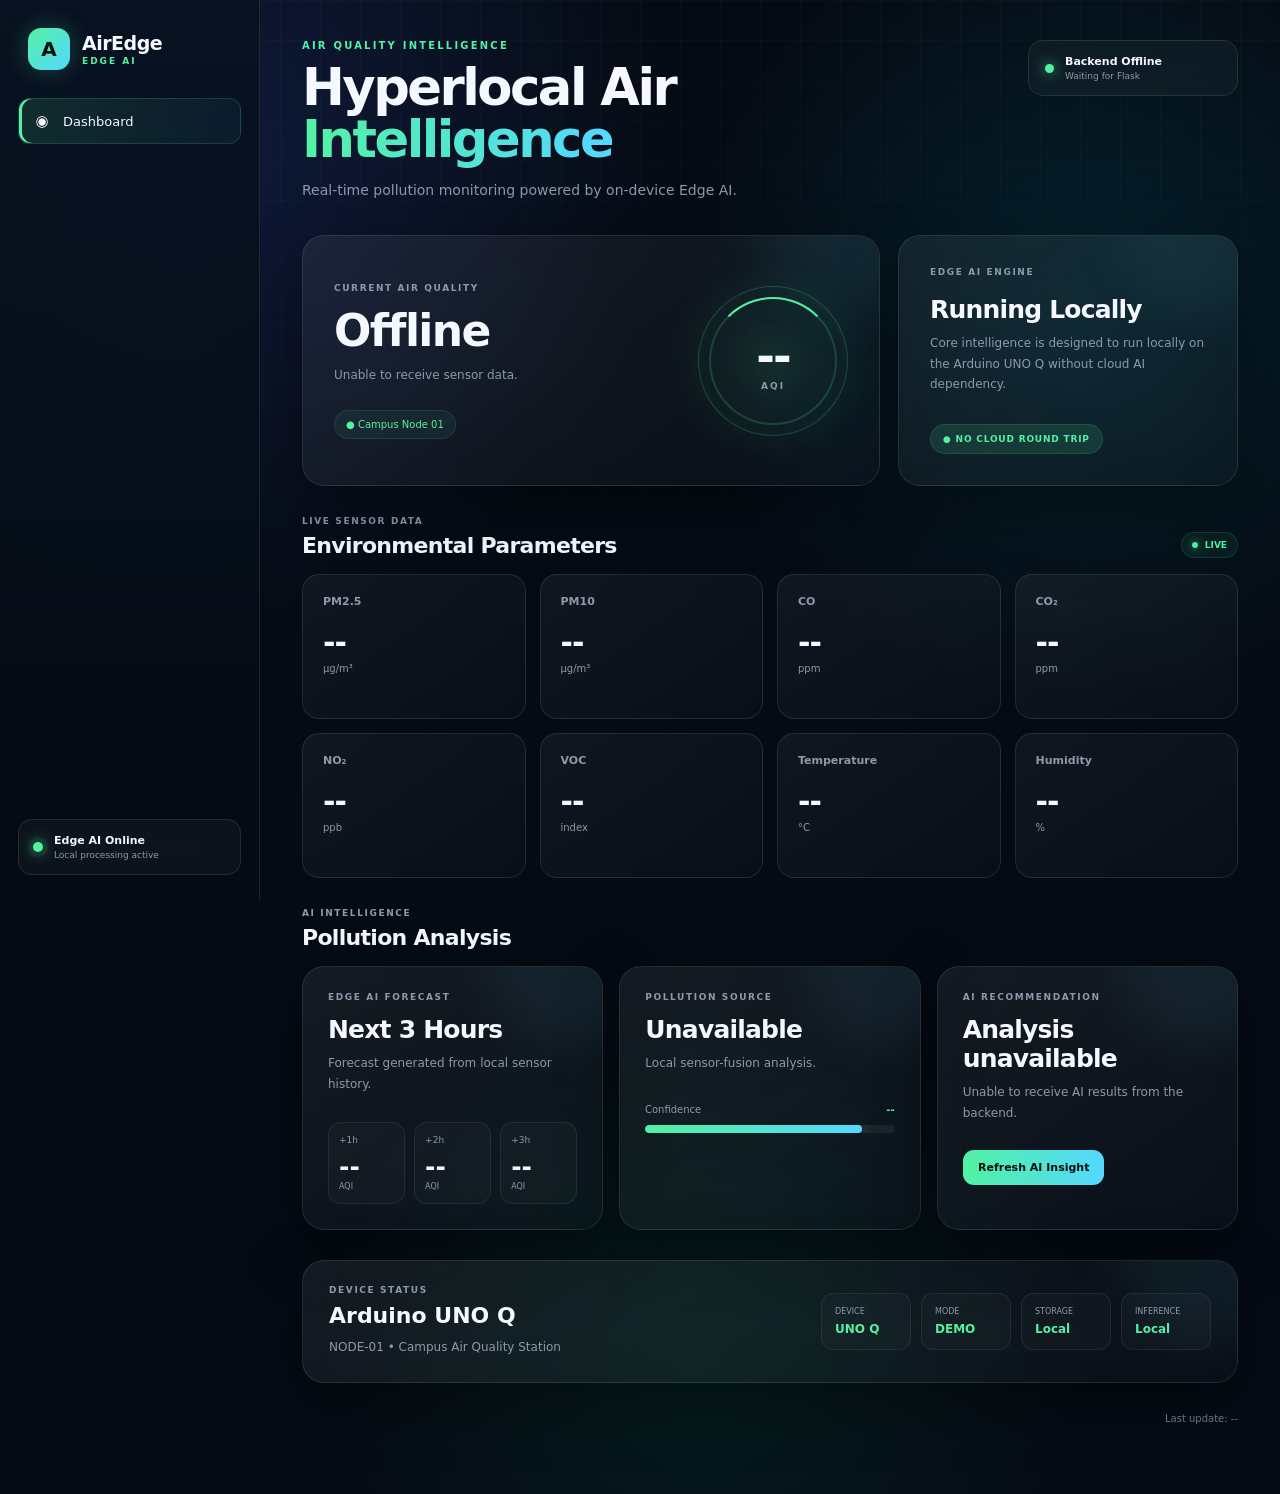
<file: arduino-app/MQ135 Test/mq135-test/AirEdgeAI/frontend/index.html>
<!DOCTYPE html>
<html lang="en">

<head>
    <meta charset="UTF-8">

    <meta
        name="viewport"
        content="width=device-width, initial-scale=1.0"
    >

    <title>AirEdge AI</title>

    <link
        rel="stylesheet"
        href="style.css"
    >
</head>

<body>

    <div class="app">

        <!-- =================================================
            SIDEBAR
        ================================================== -->

        <aside class="sidebar">

            <div class="logo">

                <div class="logo-icon">
                    A
                </div>

                <div class="logo-text">

                    <h2>AirEdge</h2>

                    <span>EDGE AI</span>

                </div>

            </div>


            <!-- Only Dashboard -->

            <nav class="navigation">

                <a
                    href="#"
                    class="nav-item active"
                >

                    <span>◉</span>

                    Dashboard

                </a>

            </nav>


            <!-- Edge AI Status -->

            <div class="edge-status">

                <div class="status-dot"></div>

                <div>

                    <strong>
                        Edge AI Online
                    </strong>

                    <p>
                        Local processing active
                    </p>

                </div>

            </div>

        </aside>


        <!-- =================================================
            MAIN CONTENT
        ================================================== -->

        <main class="main-content">


            <!-- =================================================
                TOP HEADER
            ================================================== -->

            <header class="topbar">

                <div class="heading">

                    <p class="eyebrow">
                        AIR QUALITY INTELLIGENCE
                    </p>

                    <h1>
                        Hyperlocal Air
                        <span>Intelligence</span>
                    </h1>

                    <p class="description">
                        Real-time pollution monitoring powered by
                        on-device Edge AI.
                    </p>

                </div>


                <!-- Connection status -->

                <div
                    class="network-status"
                    id="networkStatus"
                >

                    <div class="connection-dot"></div>

                    <div>

                        <strong id="connectionText">
                            Backend Connected
                        </strong>

                        <p id="nodeText">
                            NODE-01 • Flask
                        </p>

                    </div>

                </div>

            </header>


            <!-- =================================================
                AQI + EDGE AI
            ================================================== -->

            <section class="hero-grid">


                <!-- AQI Card -->

                <div class="glass-card aqi-card">

                    <div>

                        <p class="card-label">
                            CURRENT AIR QUALITY
                        </p>


                        <h2 id="airStatus">
                            Loading...
                        </h2>


                        <p
                            class="card-description"
                            id="airDescription"
                        >
                            Getting latest sensor information...
                        </p>


                        <div class="location">

                            ● Campus Node 01

                        </div>

                    </div>


                    <!-- AQI Circle -->

                    <div class="aqi-circle">

                        <div
                            class="aqi-number"
                            id="aqiValue"
                        >
                            --
                        </div>

                        <div class="aqi-text">
                            AQI
                        </div>

                    </div>

                </div>


                <!-- Edge AI Card -->

                <div class="glass-card edge-card">

                    <div class="card-label">
                        EDGE AI ENGINE
                    </div>


                    <h2>
                        Running Locally
                    </h2>


                    <p class="card-description">
                        Core intelligence is designed to run
                        locally on the Arduino UNO Q without
                        cloud AI dependency.
                    </p>


                    <div class="ai-badge">
                        ● NO CLOUD ROUND TRIP
                    </div>

                </div>

            </section>


            <!-- =================================================
                LIVE SENSOR DATA
            ================================================== -->

            <section>

                <div class="section-heading">

                    <div>

                        <p class="card-label">
                            LIVE SENSOR DATA
                        </p>

                        <h2>
                            Environmental Parameters
                        </h2>

                    </div>


                    <div class="live-indicator">

                        <span></span>

                        LIVE

                    </div>

                </div>


                <div class="sensor-grid">


                    <!-- PM2.5 -->

                    <div class="sensor-card">

                        <p>PM2.5</p>

                        <h3 id="pm25">
                            --
                        </h3>

                        <span>
                            µg/m³
                        </span>

                    </div>


                    <!-- PM10 -->

                    <div class="sensor-card">

                        <p>PM10</p>

                        <h3 id="pm10">
                            --
                        </h3>

                        <span>
                            µg/m³
                        </span>

                    </div>


                    <!-- CO -->

                    <div class="sensor-card">

                        <p>CO</p>

                        <h3 id="co">
                            --
                        </h3>

                        <span>
                            ppm
                        </span>

                    </div>


                    <!-- CO2 -->

                    <div class="sensor-card">

                        <p>CO₂</p>

                        <h3 id="co2">
                            --
                        </h3>

                        <span>
                            ppm
                        </span>

                    </div>


                    <!-- NO2 -->

                    <div class="sensor-card">

                        <p>NO₂</p>

                        <h3 id="no2">
                            --
                        </h3>

                        <span>
                            ppb
                        </span>

                    </div>


                    <!-- VOC -->

                    <div class="sensor-card">

                        <p>VOC</p>

                        <h3 id="voc">
                            --
                        </h3>

                        <span>
                            index
                        </span>

                    </div>


                    <!-- Temperature -->

                    <div class="sensor-card">

                        <p>Temperature</p>

                        <h3 id="temperature">
                            --
                        </h3>

                        <span>
                            °C
                        </span>

                    </div>


                    <!-- Humidity -->

                    <div class="sensor-card">

                        <p>Humidity</p>

                        <h3 id="humidity">
                            --
                        </h3>

                        <span>
                            %
                        </span>

                    </div>

                </div>

            </section>


            <!-- =================================================
                AI INTELLIGENCE
            ================================================== -->

            <section>

                <div class="section-heading">

                    <div>

                        <p class="card-label">
                            AI INTELLIGENCE
                        </p>

                        <h2>
                            Pollution Analysis
                        </h2>

                    </div>

                </div>


                <div class="intelligence-grid">


                    <!-- =================================================
                        FORECAST
                    ================================================== -->

                    <div class="glass-card intelligence-card">

                        <p class="card-label">
                            EDGE AI FORECAST
                        </p>


                        <h2>
                            Next 3 Hours
                        </h2>


                        <p class="card-description">
                            Forecast generated from local
                            sensor history.
                        </p>


                        <div class="forecast-grid">


                            <div>

                                <span>
                                    +1h
                                </span>

                                <strong id="forecast1">
                                    --
                                </strong>

                                <small>
                                    AQI
                                </small>

                            </div>


                            <div>

                                <span>
                                    +2h
                                </span>

                                <strong id="forecast2">
                                    --
                                </strong>

                                <small>
                                    AQI
                                </small>

                            </div>


                            <div>

                                <span>
                                    +3h
                                </span>

                                <strong id="forecast3">
                                    --
                                </strong>

                                <small>
                                    AQI
                                </small>

                            </div>

                        </div>

                    </div>


                    <!-- =================================================
                        SOURCE DETECTION
                    ================================================== -->

                    <div class="glass-card intelligence-card">

                        <p class="card-label">
                            POLLUTION SOURCE
                        </p>


                        <h2 id="source">
                            Detecting...
                        </h2>


                        <p class="card-description">
                            Local sensor-fusion analysis.
                        </p>


                        <div class="confidence-bar">


                            <div class="confidence-top">

                                <span>
                                    Confidence
                                </span>

                                <strong id="confidence">
                                    --
                                </strong>

                            </div>


                            <div class="progress">

                                <div
                                    class="progress-fill"
                                    id="confidenceBar"
                                ></div>

                            </div>

                        </div>

                    </div>


                    <!-- =================================================
                        RECOMMENDATION
                    ================================================== -->

                    <div class="glass-card intelligence-card">

                        <p class="card-label">
                            AI RECOMMENDATION
                        </p>


                        <h2 id="recommendationTitle">
                            Analyzing...
                        </h2>


                        <p
                            class="card-description"
                            id="recommendationMessage"
                        >
                            Waiting for local analysis.
                        </p>


                        <button
                            class="primary-button"
                            onclick="loadIntelligence()"
                        >
                            Refresh AI Insight
                        </button>

                    </div>

                </div>

            </section>


            <!-- =================================================
                DEVICE STATUS
            ================================================== -->

            <section>

                <div class="glass-card node-card">


                    <div>

                        <p class="card-label">
                            DEVICE STATUS
                        </p>


                        <h2>
                            Arduino UNO Q
                        </h2>


                        <p class="card-description">
                            NODE-01 • Campus Air Quality Station
                        </p>

                    </div>


                    <div class="node-info">


                        <div>

                            <span>
                                DEVICE
                            </span>

                            <strong>
                                UNO Q
                            </strong>

                        </div>


                        <div>

                            <span>
                                MODE
                            </span>

                            <strong id="systemMode">
                                DEMO
                            </strong>

                        </div>


                        <div>

                            <span>
                                STORAGE
                            </span>

                            <strong>
                                Local
                            </strong>

                        </div>


                        <div>

                            <span>
                                INFERENCE
                            </span>

                            <strong>
                                Local
                            </strong>

                        </div>

                    </div>

                </div>

            </section>


            <!-- Last Update -->

            <div
                style="
                text-align: right;
                margin-top: 15px;
                color: #718096;
                font-size: 10px;
                "
            >

                Last update:
                <span id="lastUpdate">
                    --
                </span>

            </div>


        </main>

    </div>


    <!-- Notification -->

    <div
        id="notification"
        class="notification"
    >
        AI insight updated.
    </div>


    <!-- =================================================
        JAVASCRIPT
    ================================================== -->

    <script src="script.js"></script>

</body>

</html>
</file>
<file: arduino-app/MQ135 Test/mq135-test/AirEdgeAI/frontend/style.css>
/* =========================
   GLOBAL
========================= */

* {
    margin: 0;
    padding: 0;
    box-sizing: border-box;
}

:root {
    --bg: #050b14;
    --bg-secondary: #081321;
    --glass: rgba(255, 255, 255, 0.055);
    --glass-hover: rgba(255, 255, 255, 0.085);
    --border: rgba(255, 255, 255, 0.10);
    --text: #f5f8ff;
    --muted: #8d9aac;
    --green: #52f2a3;
    --green-soft: rgba(82, 242, 163, 0.12);
    --cyan: #54d8ff;
    --blue: #6d8cff;
    --danger: #ff6b81;
    --shadow: 0 20px 60px rgba(0, 0, 0, 0.35);
}

html {
    scroll-behavior: smooth;
}

body {
    min-width: 320px;
    min-height: 100vh;
    color: var(--text);
    background:
        radial-gradient(
            circle at 15% 10%,
            rgba(72, 105, 255, 0.16),
            transparent 28%
        ),
        radial-gradient(
            circle at 85% 20%,
            rgba(0, 221, 255, 0.10),
            transparent 25%
        ),
        radial-gradient(
            circle at 55% 90%,
            rgba(0, 255, 156, 0.07),
            transparent 25%
        ),
        var(--bg);

    font-family:
        Inter,
        ui-sans-serif,
        system-ui,
        -apple-system,
        BlinkMacSystemFont,
        "Segoe UI",
        sans-serif;
}

body::before {
    content: "";
    position: fixed;
    inset: 0;
    pointer-events: none;

    background-image:
        linear-gradient(
            rgba(255, 255, 255, 0.025) 1px,
            transparent 1px
        ),
        linear-gradient(
            90deg,
            rgba(255, 255, 255, 0.025) 1px,
            transparent 1px
        );

    background-size: 40px 40px;
    mask-image: linear-gradient(
        to bottom,
        black 0%,
        transparent 90%
    );
}

button,
a {
    font: inherit;
}

/* =========================
   APP
========================= */

.app {
    display: flex;
    min-height: 100vh;
}

/* =========================
   SIDEBAR
========================= */

.sidebar {
    position: fixed;
    left: 0;
    top: 0;

    width: 260px;
    height: 100vh;

    padding: 28px 18px;

    border-right: 1px solid var(--border);

    background:
        linear-gradient(
            180deg,
            rgba(8, 18, 32, 0.88),
            rgba(5, 11, 20, 0.94)
        );

    backdrop-filter: blur(24px);
    -webkit-backdrop-filter: blur(24px);

    z-index: 100;
}

/* =========================
   LOGO
========================= */

.logo {
    display: flex;
    align-items: center;
    gap: 12px;

    padding: 0 10px 28px;
}

.logo-icon {
    width: 42px;
    height: 42px;

    display: grid;
    place-items: center;

    border-radius: 13px;

    color: #04110b;

    font-size: 20px;
    font-weight: 800;

    background:
        linear-gradient(
            135deg,
            var(--green),
            var(--cyan)
        );

    box-shadow:
        0 0 25px rgba(82, 242, 163, 0.24);
}

.logo-text h2 {
    font-size: 19px;
    font-weight: 700;
    letter-spacing: -0.5px;
}

.logo-text span {
    display: block;

    margin-top: 2px;

    color: var(--green);

    font-size: 9px;
    font-weight: 700;

    letter-spacing: 2px;
}

/* =========================
   NAVIGATION
========================= */

.navigation {
    display: flex;
    flex-direction: column;
    gap: 7px;
}

.nav-item {
    display: flex;
    align-items: center;
    gap: 12px;

    padding: 13px 14px;

    color: var(--muted);

    text-decoration: none;

    border: 1px solid transparent;
    border-radius: 12px;

    font-size: 13px;

    transition:
        background 0.25s ease,
        color 0.25s ease,
        border-color 0.25s ease,
        transform 0.25s ease;
}

.nav-item span {
    width: 18px;

    text-align: center;

    font-size: 15px;
}

.nav-item:hover {
    color: var(--text);

    background: rgba(255, 255, 255, 0.04);

    border-color: rgba(255, 255, 255, 0.06);

    transform: translateX(2px);
}

.nav-item.active {
    color: var(--text);

    background:
        linear-gradient(
            90deg,
            rgba(82, 242, 163, 0.12),
            rgba(84, 216, 255, 0.05)
        );

    border-color: rgba(82, 242, 163, 0.16);

    box-shadow:
        inset 3px 0 0 var(--green);
}

/* =========================
   EDGE STATUS
========================= */

.edge-status {
    position: absolute;
    left: 18px;
    right: 18px;
    bottom: 25px;

    display: flex;
    align-items: center;
    gap: 11px;

    padding: 14px;

    border: 1px solid var(--border);
    border-radius: 14px;

    background: rgba(255, 255, 255, 0.035);

    backdrop-filter: blur(14px);
}

.status-dot {
    width: 10px;
    height: 10px;

    flex: 0 0 auto;

    border-radius: 50%;

    background: var(--green);

    box-shadow:
        0 0 0 5px rgba(82, 242, 163, 0.08),
        0 0 16px rgba(82, 242, 163, 0.75);

    animation: pulse 2s infinite;
}

.edge-status strong {
    display: block;

    font-size: 11px;
}

.edge-status p {
    margin-top: 3px;

    color: var(--muted);

    font-size: 9px;
}

/* =========================
   MAIN
========================= */

.main-content {
    width: calc(100% - 260px);

    margin-left: 260px;

    padding: 40px 42px 70px;
}

/* =========================
   TOPBAR
========================= */

.topbar {
    display: flex;
    align-items: flex-start;
    justify-content: space-between;

    gap: 30px;

    margin-bottom: 32px;
}

.eyebrow {
    margin-bottom: 10px;

    color: var(--green);

    font-size: 10px;
    font-weight: 700;

    letter-spacing: 2.2px;
}

.heading h1 {
    max-width: 700px;

    font-size: clamp(36px, 4vw, 58px);

    line-height: 1.02;

    letter-spacing: -2.5px;
}

.heading h1 span {
    color: transparent;

    background:
        linear-gradient(
            90deg,
            var(--green),
            var(--cyan)
        );

    background-clip: text;
    -webkit-background-clip: text;
}

.description {
    max-width: 680px;

    margin-top: 14px;

    color: var(--muted);

    font-size: 14px;

    line-height: 1.7;
}

.network-status {
    display: flex;
    align-items: center;
    gap: 11px;

    min-width: 210px;

    padding: 14px 16px;

    border: 1px solid var(--border);
    border-radius: 15px;

    background: rgba(255, 255, 255, 0.035);

    backdrop-filter: blur(16px);
}

.connection-dot {
    width: 9px;
    height: 9px;

    border-radius: 50%;

    background: var(--green);

    box-shadow:
        0 0 14px rgba(82, 242, 163, 0.8);
}

.network-status strong {
    display: block;

    font-size: 11px;
}

.network-status p {
    margin-top: 3px;

    color: var(--muted);

    font-size: 9px;
}

/* =========================
   COMMON GLASS CARD
========================= */

.glass-card {
    position: relative;

    border: 1px solid var(--border);
    border-radius: 22px;

    background:
        linear-gradient(
            145deg,
            rgba(255, 255, 255, 0.065),
            rgba(255, 255, 255, 0.025)
        );

    box-shadow: var(--shadow);

    backdrop-filter: blur(20px);
    -webkit-backdrop-filter: blur(20px);

    overflow: hidden;

    transition:
        transform 0.3s ease,
        border-color 0.3s ease,
        background 0.3s ease;
}

.glass-card::before {
    content: "";

    position: absolute;

    width: 180px;
    height: 180px;

    top: -100px;
    right: -60px;

    border-radius: 50%;

    background: rgba(84, 216, 255, 0.06);

    filter: blur(25px);
}

.glass-card:hover {
    transform: translateY(-3px);

    border-color:
        rgba(255, 255, 255, 0.16);

    background:
        linear-gradient(
            145deg,
            rgba(255, 255, 255, 0.075),
            rgba(255, 255, 255, 0.03)
        );
}

.card-label {
    color: var(--muted);

    font-size: 9px;
    font-weight: 700;

    letter-spacing: 1.6px;
}

.card-description {
    margin-top: 9px;

    color: var(--muted);

    font-size: 12px;

    line-height: 1.7;
}

/* =========================
   HERO
========================= */

.hero-grid {
    display: grid;

    grid-template-columns:
        minmax(0, 1.7fr)
        minmax(280px, 1fr);

    gap: 18px;

    margin-bottom: 30px;
}

.aqi-card {
    min-height: 235px;

    display: flex;
    align-items: center;
    justify-content: space-between;

    padding: 31px;
}

.aqi-card h2 {
    margin-top: 12px;

    font-size: 44px;
    letter-spacing: -1.6px;
}

.location {
    margin-top: 25px;

    display: inline-flex;

    padding: 8px 11px;

    border: 1px solid rgba(82, 242, 163, 0.12);
    border-radius: 999px;

    color: var(--green);

    background: rgba(82, 242, 163, 0.06);

    font-size: 10px;
}

.aqi-circle {
    position: relative;

    width: 150px;
    height: 150px;

    flex: 0 0 auto;

    display: flex;
    flex-direction: column;
    align-items: center;
    justify-content: center;

    border-radius: 50%;

    background:
        radial-gradient(
            circle,
            rgba(82, 242, 163, 0.10),
            rgba(82, 242, 163, 0.025) 65%
        );

    border: 1px solid rgba(82, 242, 163, 0.22);

    box-shadow:
        inset 0 0 45px rgba(82, 242, 163, 0.05),
        0 0 45px rgba(82, 242, 163, 0.08);
}

.aqi-circle::before {
    content: "";

    position: absolute;

    inset: 10px;

    border-radius: 50%;

    border:
        2px solid rgba(82, 242, 163, 0.18);

    border-top-color: var(--green);

    animation: rotate 7s linear infinite;
}

.aqi-number {
    position: relative;
    z-index: 1;

    font-size: 45px;
    font-weight: 800;

    letter-spacing: -2px;
}

.aqi-text {
    position: relative;
    z-index: 1;

    margin-top: -2px;

    color: var(--muted);

    font-size: 9px;
    font-weight: 700;

    letter-spacing: 2px;
}

/* =========================
   EDGE CARD
========================= */

.edge-card {
    min-height: 235px;

    padding: 31px;
}

.edge-card h2 {
    margin-top: 18px;

    font-size: 25px;
    letter-spacing: -0.8px;
}

.ai-badge {
    display: inline-flex;

    margin-top: 30px;

    padding: 9px 12px;

    border: 1px solid rgba(82, 242, 163, 0.14);
    border-radius: 999px;

    color: var(--green);

    background: var(--green-soft);

    font-size: 9px;
    font-weight: 700;

    letter-spacing: 0.8px;
}

/* =========================
   SECTION
========================= */

section {
    margin-bottom: 30px;
}

.section-heading {
    display: flex;
    align-items: flex-end;
    justify-content: space-between;

    margin-bottom: 16px;
}

.section-heading h2 {
    margin-top: 7px;

    font-size: 22px;

    letter-spacing: -0.7px;
}

/* =========================
   LIVE INDICATOR
========================= */

.live-indicator {
    display: flex;
    align-items: center;
    gap: 7px;

    padding: 7px 10px;

    border: 1px solid rgba(82, 242, 163, 0.15);
    border-radius: 999px;

    color: var(--green);

    background: rgba(82, 242, 163, 0.055);

    font-size: 9px;
    font-weight: 700;
}

.live-indicator span {
    width: 6px;
    height: 6px;

    border-radius: 50%;

    background: var(--green);

    box-shadow:
        0 0 10px rgba(82, 242, 163, 0.8);
}

/* =========================
   SENSOR GRID
========================= */

.sensor-grid {
    display: grid;

    grid-template-columns:
        repeat(4, minmax(0, 1fr));

    gap: 14px;
}

.sensor-card {
    min-height: 145px;

    padding: 20px;

    border: 1px solid var(--border);
    border-radius: 17px;

    background:
        linear-gradient(
            145deg,
            rgba(255, 255, 255, 0.05),
            rgba(255, 255, 255, 0.018)
        );

    backdrop-filter: blur(16px);

    transition:
        transform 0.25s ease,
        border-color 0.25s ease;
}

.sensor-card:hover {
    transform: translateY(-3px);

    border-color:
        rgba(82, 242, 163, 0.18);
}

.sensor-card p {
    color: var(--muted);

    font-size: 11px;
    font-weight: 600;
}

.sensor-card h3 {
    margin-top: 17px;

    font-size: 30px;

    letter-spacing: -1px;
}

.sensor-card span {
    display: block;

    margin-top: 3px;

    color: var(--muted);

    font-size: 10px;
}

/* =========================
   INTELLIGENCE GRID
========================= */

.intelligence-grid {
    display: grid;

    grid-template-columns:
        repeat(3, minmax(0, 1fr));

    gap: 16px;
}

.intelligence-card {
    min-height: 250px;

    padding: 25px;
}

.intelligence-card h2 {
    margin-top: 13px;

    font-size: 25px;

    letter-spacing: -0.8px;
}

/* =========================
   FORECAST
========================= */

.forecast-grid {
    display: grid;

    grid-template-columns:
        repeat(3, 1fr);

    gap: 9px;

    margin-top: 28px;
}

.forecast-grid div {
    display: flex;
    flex-direction: column;

    padding: 12px 10px;

    border: 1px solid rgba(255, 255, 255, 0.07);
    border-radius: 13px;

    background: rgba(255, 255, 255, 0.025);
}

.forecast-grid span {
    color: var(--muted);

    font-size: 9px;
}

.forecast-grid strong {
    margin-top: 7px;

    font-size: 25px;
}

.forecast-grid small {
    margin-top: 1px;

    color: var(--muted);

    font-size: 8px;
}

/* =========================
   CONFIDENCE
========================= */

.confidence-bar {
    margin-top: 30px;
}

.confidence-top {
    display: flex;
    justify-content: space-between;

    color: var(--muted);

    font-size: 10px;
}

.confidence-top strong {
    color: var(--green);
}

.progress {
    height: 8px;

    margin-top: 10px;

    overflow: hidden;

    border-radius: 999px;

    background: rgba(255, 255, 255, 0.06);
}

.progress-fill {
    width: 87%;
    height: 100%;

    border-radius: inherit;

    background:
        linear-gradient(
            90deg,
            var(--green),
            var(--cyan)
        );

    box-shadow:
        0 0 15px rgba(82, 242, 163, 0.3);
}

/* =========================
   BUTTON
========================= */

.primary-button {
    margin-top: 27px;

    padding: 11px 15px;

    color: #04100b;

    border: none;
    border-radius: 11px;

    background:
        linear-gradient(
            90deg,
            var(--green),
            var(--cyan)
        );

    font-size: 11px;
    font-weight: 700;

    cursor: pointer;

    transition:
        transform 0.2s ease,
        box-shadow 0.2s ease;
}

.primary-button:hover {
    transform: translateY(-2px);

    box-shadow:
        0 10px 30px rgba(82, 242, 163, 0.2);
}

/* =========================
   NODE CARD
========================= */

.node-card {
    display: flex;
    align-items: center;
    justify-content: space-between;

    gap: 30px;

    padding: 24px 26px;
}

.node-card h2 {
    margin-top: 8px;

    font-size: 22px;
}

.node-info {
    display: grid;

    grid-template-columns:
        repeat(4, minmax(90px, 1fr));

    gap: 10px;
}

.node-info div {
    min-width: 90px;

    padding: 13px;

    border: 1px solid rgba(255, 255, 255, 0.07);
    border-radius: 12px;

    background: rgba(255, 255, 255, 0.025);
}

.node-info span {
    display: block;

    color: var(--muted);

    font-size: 8px;

    text-transform: uppercase;
}

.node-info strong {
    display: block;

    margin-top: 6px;

    font-size: 12px;

    color: var(--green);
}

/* =========================
   NOTIFICATION
========================= */

.notification {
    position: fixed;

    right: 28px;
    bottom: 28px;

    padding: 13px 17px;

    color: white;

    border: 1px solid rgba(82, 242, 163, 0.18);
    border-radius: 12px;

    background:
        rgba(12, 25, 37, 0.92);

    box-shadow:
        0 20px 50px rgba(0, 0, 0, 0.35);

    backdrop-filter: blur(18px);

    font-size: 11px;

    opacity: 0;
    transform: translateY(15px);

    pointer-events: none;

    transition:
        opacity 0.3s ease,
        transform 0.3s ease;

    z-index: 1000;
}

.notification.show {
    opacity: 1;

    transform: translateY(0);
}

/* =========================
   ANIMATIONS
========================= */

@keyframes pulse {
    0%,
    100% {
        opacity: 1;
        transform: scale(1);
    }

    50% {
        opacity: 0.55;
        transform: scale(0.85);
    }
}

@keyframes rotate {
    from {
        transform: rotate(0deg);
    }

    to {
        transform: rotate(360deg);
    }
}

/* =========================
   RESPONSIVE
========================= */

@media (max-width: 1200px) {

    .main-content {
        padding: 30px;
    }

    .sensor-grid {
        grid-template-columns:
            repeat(2, minmax(0, 1fr));
    }

    .intelligence-grid {
        grid-template-columns:
            repeat(2, minmax(0, 1fr));
    }

    .intelligence-card:last-child {
        grid-column: span 2;
    }

    .node-info {
        grid-template-columns:
            repeat(2, 1fr);
    }

}

@media (max-width: 900px) {

    .sidebar {
        width: 80px;
        padding: 25px 10px;
    }

    .logo {
        justify-content: center;
        padding-left: 0;
        padding-right: 0;
    }

    .logo-text,
    .nav-item:not(.active)::after,
    .nav-item {
        font-size: 0;
    }

    .nav-item {
        justify-content: center;
        padding: 13px;
    }

    .nav-item span {
        font-size: 16px;
    }

    .nav-item.active {
        box-shadow: none;
    }

    .edge-status {
        justify-content: center;
        padding: 11px;
    }

    .edge-status > div:last-child {
        display: none;
    }

    .main-content {
        width: calc(100% - 80px);
        margin-left: 80px;
    }

    .hero-grid {
        grid-template-columns: 1fr;
    }

    .topbar {
        flex-direction: column;
    }

}

@media (max-width: 650px) {

    .main-content {
        padding: 22px 16px 45px;
    }

    .sidebar {
        display: none;
    }

    .main-content {
        width: 100%;
        margin-left: 0;
    }

    .heading h1 {
        font-size: 39px;
        letter-spacing: -1.8px;
    }

    .network-status {
        width: 100%;
    }

    .aqi-card {
        flex-direction: column;
        align-items: flex-start;
        gap: 25px;
    }

    .aqi-circle {
        align-self: center;
    }

    .sensor-grid {
        grid-template-columns: 1fr 1fr;
    }

    .intelligence-grid {
        grid-template-columns: 1fr;
    }

    .intelligence-card:last-child {
        grid-column: auto;
    }

    .node-card {
        flex-direction: column;
        align-items: flex-start;
    }

    .node-info {
        width: 100%;
        grid-template-columns: 1fr 1fr;
    }
}

@media (max-width: 420px) {

    .sensor-grid {
        grid-template-columns: 1fr;
    }

    .forecast-grid {
        grid-template-columns: 1fr;
    }

    .node-info {
        grid-template-columns: 1fr;
    }
}
</file>
